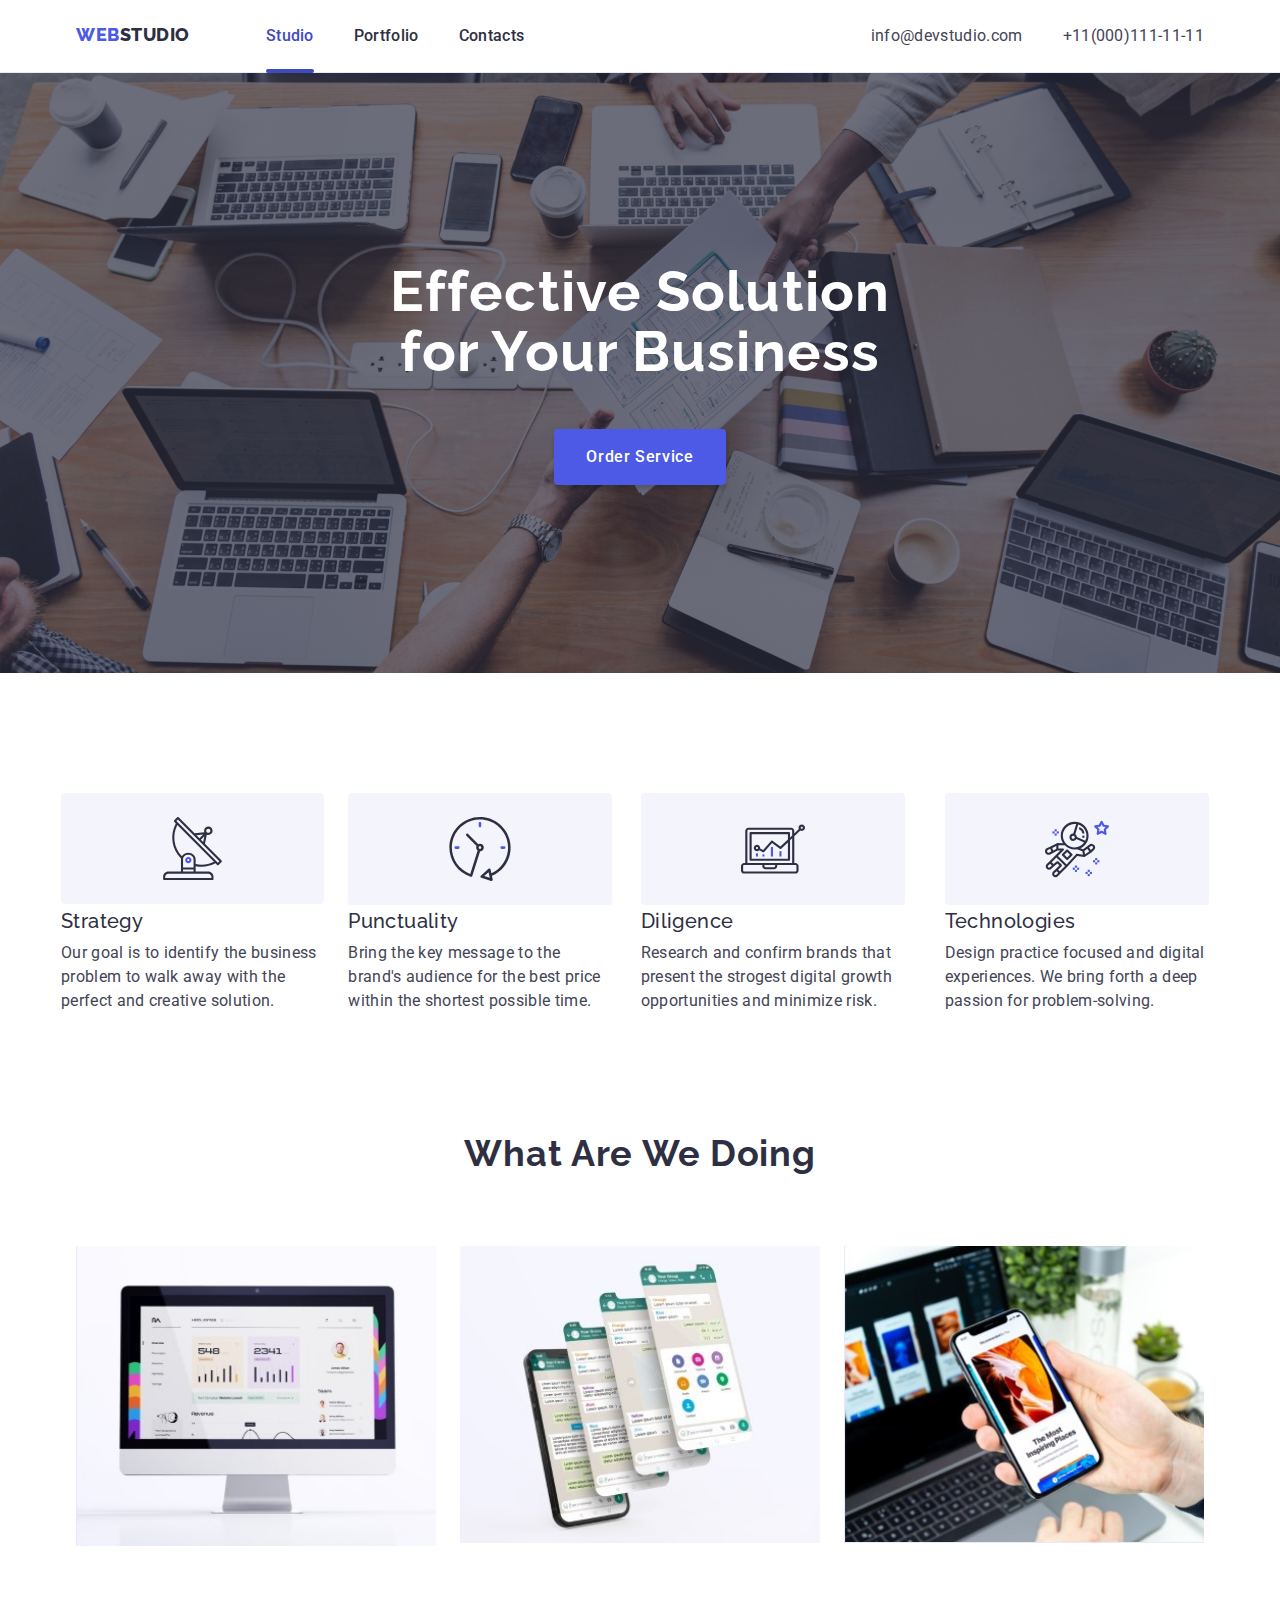
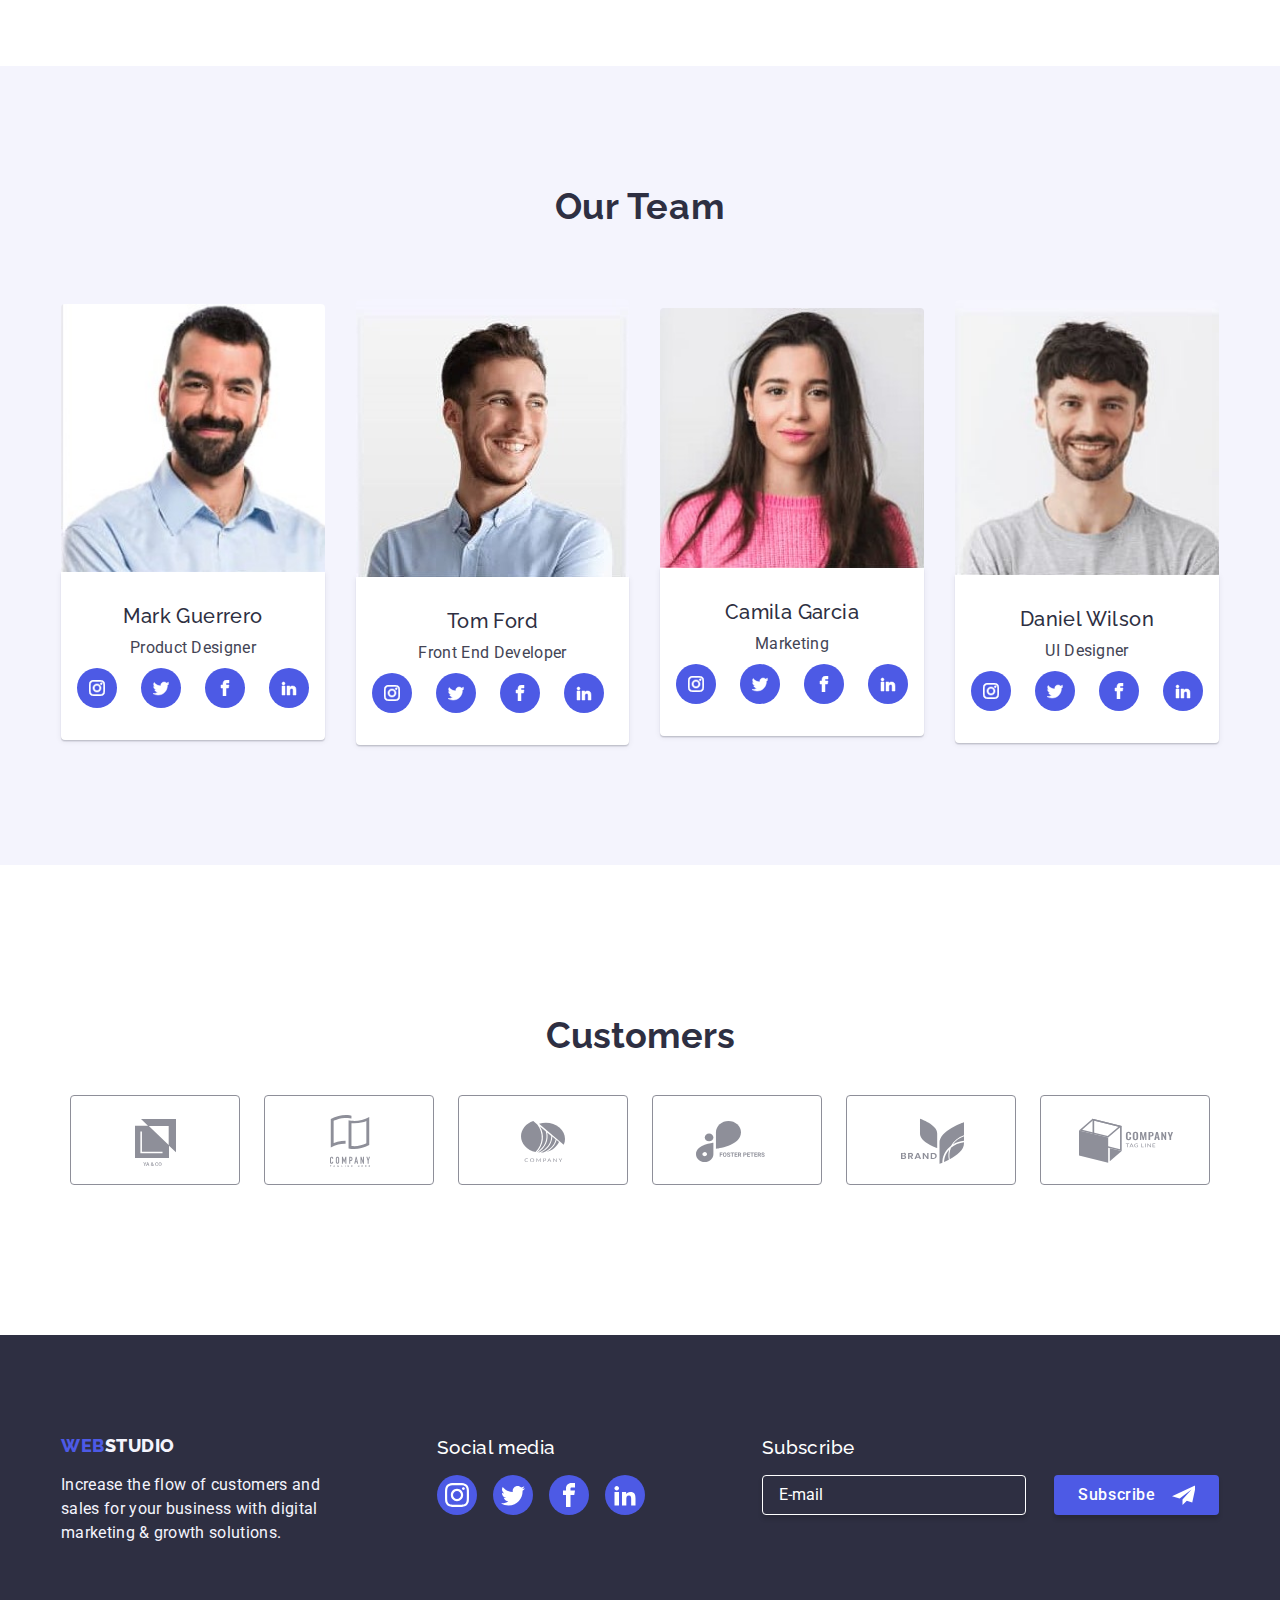
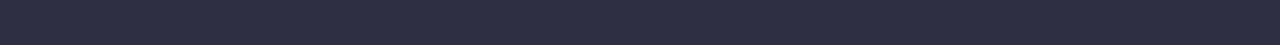
<file: index.html>
<!DOCTYPE html>
<html lang="en">

<head>
    <meta charset="UTF-8">
    <meta name="viewport" content="width=device-width, initial-scale=1.0">
    <title>Homework#6</title>
    <link rel="preconnect" href="https://fonts.googleapis.com">
    <link rel="preconnect" href="https://fonts.gstatic.com" crossorigin>
    <link
        href="https://fonts.googleapis.com/css2?family=Raleway:wght@800&family=Roboto:wght@400;500;700;900&display=swap"
        rel="stylesheet">
    <link rel="preconnect" href="https://fonts.googleapis.com">
    <link rel="preconnect" href="https://fonts.gstatic.com" crossorigin>
    <link
        href="https://fonts.googleapis.com/css2?family=Raleway:wght@800&family=Roboto:wght@400;500;700;900&display=swap"
        rel="stylesheet">
    <link rel="stylesheet" href="https://cdnjs.cloudflare.com/ajax/libs/modern-normalize/1.0.0/modern-normalize.min.css">
    <link rel="stylesheet" href="./css/styles.css">

</head>

<body>
    <!--Header Section-->

    <header class="header">
        <div class="container main-header-container">
            <nav class="nav-menu">
                    <a class="logo" href="/goit-markup-hw-06/index.html" target="_blank"><span class="colored">WEB</span><span
                     class="black">STUDIO</span></a>

                <ul class="nav-list">
                    <li class="nav-list-item"><a class="nav-link active" href="index.html">Studio</a></li>
                    <li class="nav-list-item"><a class="nav-link" href="/goit-markup-hw-06/portfolio.html">Portfolio</a></li>
                    <li class="nav-list-item"><a class="nav-link" href="./index.html">Contacts</a></li>
            </ul>
        </nav>

    <!-- address section-->
        <address class="address">
            <ul class="address-list">
                <li class="adress-list-item"><a class="address-link" href="mailto:info@devstudio.com">info@devstudio.com</a></li>
                <li class="adress-list-item"><a class="address-link" href="tel:+11(000)111-11-11">+11(000)111-11-11</a></li>
            </ul>
        </address>
        </div>
    </header>

    <!--Main Section-->
    
    <main>
        <section class="hero">
            <div class="container section-hero-container">
                <h1 class="hero-heading">Effective Solution<br>for Your Business</h1>
                <button class="hero-button" type="button" data-modal-open> Order Service</button>
            </div>
        </section>

    <!-- ----------------SECTION 1---------------------->

        <section class="features">
            <div class="container section-features-container">
                <h2 hidden>features</h2>
            <ul class="features-list">
                <li class="features-list-img">
                    <div class="features-icon">
                        <img src="images/antenna.svg" width="64" height="64">
                    </div>
                        <h3 class="features-title">Strategy</h3>
                            <p class="features-description">Our goal is to identify the business problem to walk away with the perfect and
                                creative solution.</p>
                    </li>
                <li class="features-list-img">
                    <div class="features-icon">
                        <img src="images/clock.svg" width="64" height="64">
                    </div>
                        <h3 class="features-title">Punctuality</h3>
                            <p class="features-description">Bring the key message to the brand's audience for the best price within the
                                shortest possible time.</p>
                    </li>
                <li class="features-list-img">
                    <div class="features-icon">
                        <img src="images/diagram.svg" width="64" height="64">
                    </div>
                        <h3 class="features-title">Diligence</h3>
                            <p class="features-description">Research and confirm brands that present the strogest digital growth
                                opportunities and minimize risk.</p>
                    </li>
                <li class="features-list-img">
                    <div class="features-icon">
                        <img src="images/astronaut.svg" width="64" height="64">
                    </div>
                        <h3 class="features-title">Technologies</h3>
                            <p class="features-description">Design practice focused and digital experiences. We bring forth a deep passion
                                for problem-solving.</p>
                    </li>
            </ul>
            </div>
        </section>

        <!-- ----------------------SECTION 2------------------------->

        <section class="services">
            <div class="container section-services-container">
                <h2 class="services-title">What are we doing</h2>
                    <ul class="services-list-menu">
                        <li class="services-list-item"><img src="images/img1.jpg" width="360" alt="my computer"></li>
                        <li class="services-list-item"><img src="images/img2.jpg" width="360" alt="my mobiles"></li>
                        <li class="services-list-item"><img src="images/img3.jpg" width="360" alt="my mobile"></li>
                     </ul>
            </div>
        </section>

        <!-- ---------------------------SECTION 3----------------------- -->
        <!-- ---------------------------Team Section-------------------- -->

        <section class="team">
            <div class="container section-team-container">
            <h2 class="team-title">Our Team</h2>
            <ul class="team-list-menu">
                <li class="team-list-item">
                    <img src="images/img4.jpg" alt="Mark">
                <div class="team-item-details">
                    <h3 class="team-name">Mark Guerrero</h3>
                    <p class="team-position">Product Designer</p>
                    <ul class="icons-list">
                        <li class="icons-item">
                            <svg class="icon">
                                <use href="./sprite.svg#icon-instagram"></use>
                                </svg> 
                            </li>
                        <li class="icons-item">
                            <svg class="icon">
                                <use href="./sprite.svg#icon-twitter"></use>
                            </svg>
                        </li>
                        <li class="icons-item">
                            <svg class="icon">
                                <use href="./sprite.svg#icon-facebook"></use>
                            </svg>
                        </li>
                        <li class="icons-item"> 
                            <svg class="icon">
                                <use href="./sprite.svg#icon-linkedin2"></use>
                            </svg>
                        </li>
                    </ul>

                <li class="team-list-item">
                    <img src="images/img5.jpg" alt="Tom">
                <div class="team-item-details">
                    <h3 class="team-name">Tom Ford</h3>
                    <p class="team-position">Front End Developer</p>
                <ul class="icons-list">
                        <li class="icons-item">
                            <svg class="icon">
                                <use href="./sprite.svg#icon-instagram"></use>
                            </svg>
                        </li>
                        <li class="icons-item">
                            <svg class="icon">
                                <use href="./sprite.svg#icon-twitter"></use>
                            </svg>
                        </li>
                        <li class="icons-item">
                            <svg class="icon">
                                <use href="./sprite.svg#icon-facebook"></use>
                            </svg>
                        </li>
                        <li class="icons-item">
                            <svg class="icon">
                                <use href="./sprite.svg#icon-linkedin2"></use>
                            </svg>
                        </li>
                    </ul>

                <li class="team-list-item">
                    <img src="images/img6.jpg" alt="Camela">
                <div class="team-item-details">
                    <h3 class="team-name">Camila Garcia</h3>
                    <p class="team-position">Marketing</p>
                <ul class="icons-list">
                        <li class="icons-item">
                            <svg class="icon">
                                <use href="./sprite.svg#icon-instagram"></use>
                            </svg>
                        </li>
                        <li class="icons-item">
                            <svg class="icon">
                                <use href="./sprite.svg#icon-twitter"></use>
                            </svg>
                        </li>
                        <li class="icons-item">
                            <svg class="icon">
                                <use href="./sprite.svg#icon-facebook"></use>
                            </svg>
                        </li>
                        <li class="icons-item">
                            <svg class="icon">
                                <use href="./sprite.svg#icon-linkedin2"></use>
                            </svg>
                        </li>
                    </ul>

                <li class="team-list-item">
                    <img src="images/img7.jpg" alt="Daniel">
                <div class="team-item-details">
                    <h3 class="team-name">Daniel Wilson</h3>
                    <p class="team-position">UI Designer</p>
                <ul class="icons-list">
                        <li class="icons-item">
                            <svg class="icon">
                                <use href="./sprite.svg#icon-instagram"></use>
                            </svg>
                        </li>
                        <li class="icons-item">
                            <svg class="icon">
                                <use href="./sprite.svg#icon-twitter"></use>
                            </svg>
                        </li>
                        <li class="icons-item">
                            <svg class="icon">
                                <use href="./sprite.svg#icon-facebook"></use>
                            </svg>
                        </li>
                        <li class="icons-item">
                            <svg class="icon">
                                <use href="./sprite.svg#icon-linkedin2"></use>
                            </svg>
                        </li>
                    
                    </ul>
            </div>
        </section>

        <!-- ------------------------SECTION 4----------------------- -->
        <!-- -----------------------------CUSTOMER SECTION------------------- -->

         <section class="customer-section">
                <div class="customer-container">
                <h2 class="client-title">Customers</h2>
                <ul class="client-items">
                    <li class="client-logo">
                        <a class="client-logo-link">
                            <svg class="logo-link">
                                <use href="./sprite.svg#logo-1"></use>
                            </svg>
                        </a>
                    </li>

                    <li class="client-logo">
                        <a class="client-logo-link">
                            <svg class="logo-link">
                                <use href="./sprite.svg#logo-2"></use>
                            </svg>
                        </a>
                    </li>

                    <li class="client-logo">
                        <a class="client-logo-link">
                            <svg class="logo-link">
                                <use href="./sprite.svg#logo-3"></use>
                            </svg>
                        </a>
                    </li>

                    <li class="client-logo">
                        <a class="client-logo-link">
                            <svg class="logo-link">
                                <use href="./sprite.svg#logo-4"></use>
                            </svg>
                        </a>
                    </li>

                    <li class="client-logo">
                        <a class="client-logo-link">
                            <svg class="logo-link">
                                <use href="./sprite.svg#logo-5"></use>
                            </svg>
                        </a>
                    </li>
   
                    <li class="client-logo">
                        <a class="client-logo-link">
                            <svg class="logo-link">
                                <use href="./sprite.svg#logo-6"></use>
                            </svg>
                        </a>
                    </li>      
                </ul>
            </div>
        </section>

    </main>

    <!-------------------Footer Section--------------------->

    <footer>
        <section class="container footer-section">
            <div class= "footer-items">
                <a class="footer-logo" href="/goit-markup-hw-06/index.html" target="_blank"><span class="colored">WEB</span><span class="white">STUDIO</span></a>
                <p class="footer-description">Increase the flow of customers and<br>
                    sales for your business with digital<br>
                    marketing & growth solutions.</p>
            </div>

              <div class="social-icon">
                <h3 class="media-link">Social media</h3>
                <ul class="footer-icons-item">
                    <li class="footer-icons-list">
                        <svg class="footer-icons-link">
                            <use href="./sprite.svg#icon-instagram"></use>
                        </svg>
                    </li>

                    <li class="footer-icons-list">
                        <svg class="footer-icons-link">
                            <use href="./sprite.svg#icon-twitter"></use>
                        </svg>
                    </li>

                    <li class="footer-icons-list">
                        <svg class="footer-icons-link">
                            <use href="./sprite.svg#icon-facebook"></use>
                        </svg>
                    </li>
    
                    <li class="footer-icons-list">
                        <svg class="footer-icons-link">
                            <use href="./sprite.svg#icon-linkedin2"></use>
                        </svg>
                    </li>
                 </ul>
                </div>

                <div class="footer-forms">
                    <h3>Subscribe</h3>
                    <form class="footer-forms-box">
                        <label for="footer-forms-email">
                        <input type="email" name="footer-forms-email" placeholder="E-mail" required>
                            <button type="submit" class="subscribe-button">Subscribe
                                <svg>
                                    <use href="./sprite.svg#Frame"></use>
                                </svg>
                            </button>  
                        </label>
                    </form>
                </div>
                        
            </section>
    </footer>

    <div class="modal is-hidden" data-modal>
        <div class="modal-content">
            <h4 class="user-heading">Leave your contacts and we will call you back</h4>
            <form class="modal-form">
                <label class="modal-label" for="modal-form-name">
                    <span class="modal-span">Name</span>
                    <input class="modal-input" type="text" name="modal-form-name" required>
                    <svg width="18" height="18">
                        <use href="./sprite.svg#icon-name"></use> 
                    </svg>
                </label>

                <label class="modal-label" for="modal-form-phone">
                    <span class="modal-span">Phone</span>
                    <input class="modal-input" type="tel" name="modal-form-phone" required>
                    <svg width="18" height="18">
                        <use href="./sprite.svg#icon-phone"></use>
                    </svg>
                </label>

                <label class="modal-label" for="modal-form-email">
                    <span class="modal-span">Email</span>
                    <input class="modal-input" type="e-mail" name="modal-form-email" required>
                    <svg width="18" height="18">
                        <use href="./sprite.svg#icon-email"></use>
                    </svg>
                </label>

                <label class="modal-label" for="modal-form-comments">
                    <span class="modal-span">Comment</span>
                <textarea name="comments" rows="8" placeholder="Text input"></textarea>
                </label>

                <label class="modal-label-checkbox">
                    <input class="modal-input-checkbox" type="checkbox" name="agree" required>
                    <svg class="modal-icon-checkmark">
                        <use href="./sprite.svg#icon-checkmark"></use>
                    </svg>
                    I accept the terms and conditions of the 
                    <a href="#">Privacy Policy</a>
                </label>

            <div class="modal-buton">
                <button class="submit-button" type="submit">Send</button>
            </div>
            </form>

            <button class="modal-close" data-modal-close>
               <svg width="8" height="8">
                    <use href="./sprite.svg#close-black"></use>
               </svg>
            </button>
        </div>
    </div>
    <script src="js/modal.js"></script>
</body>

</html>
</file>
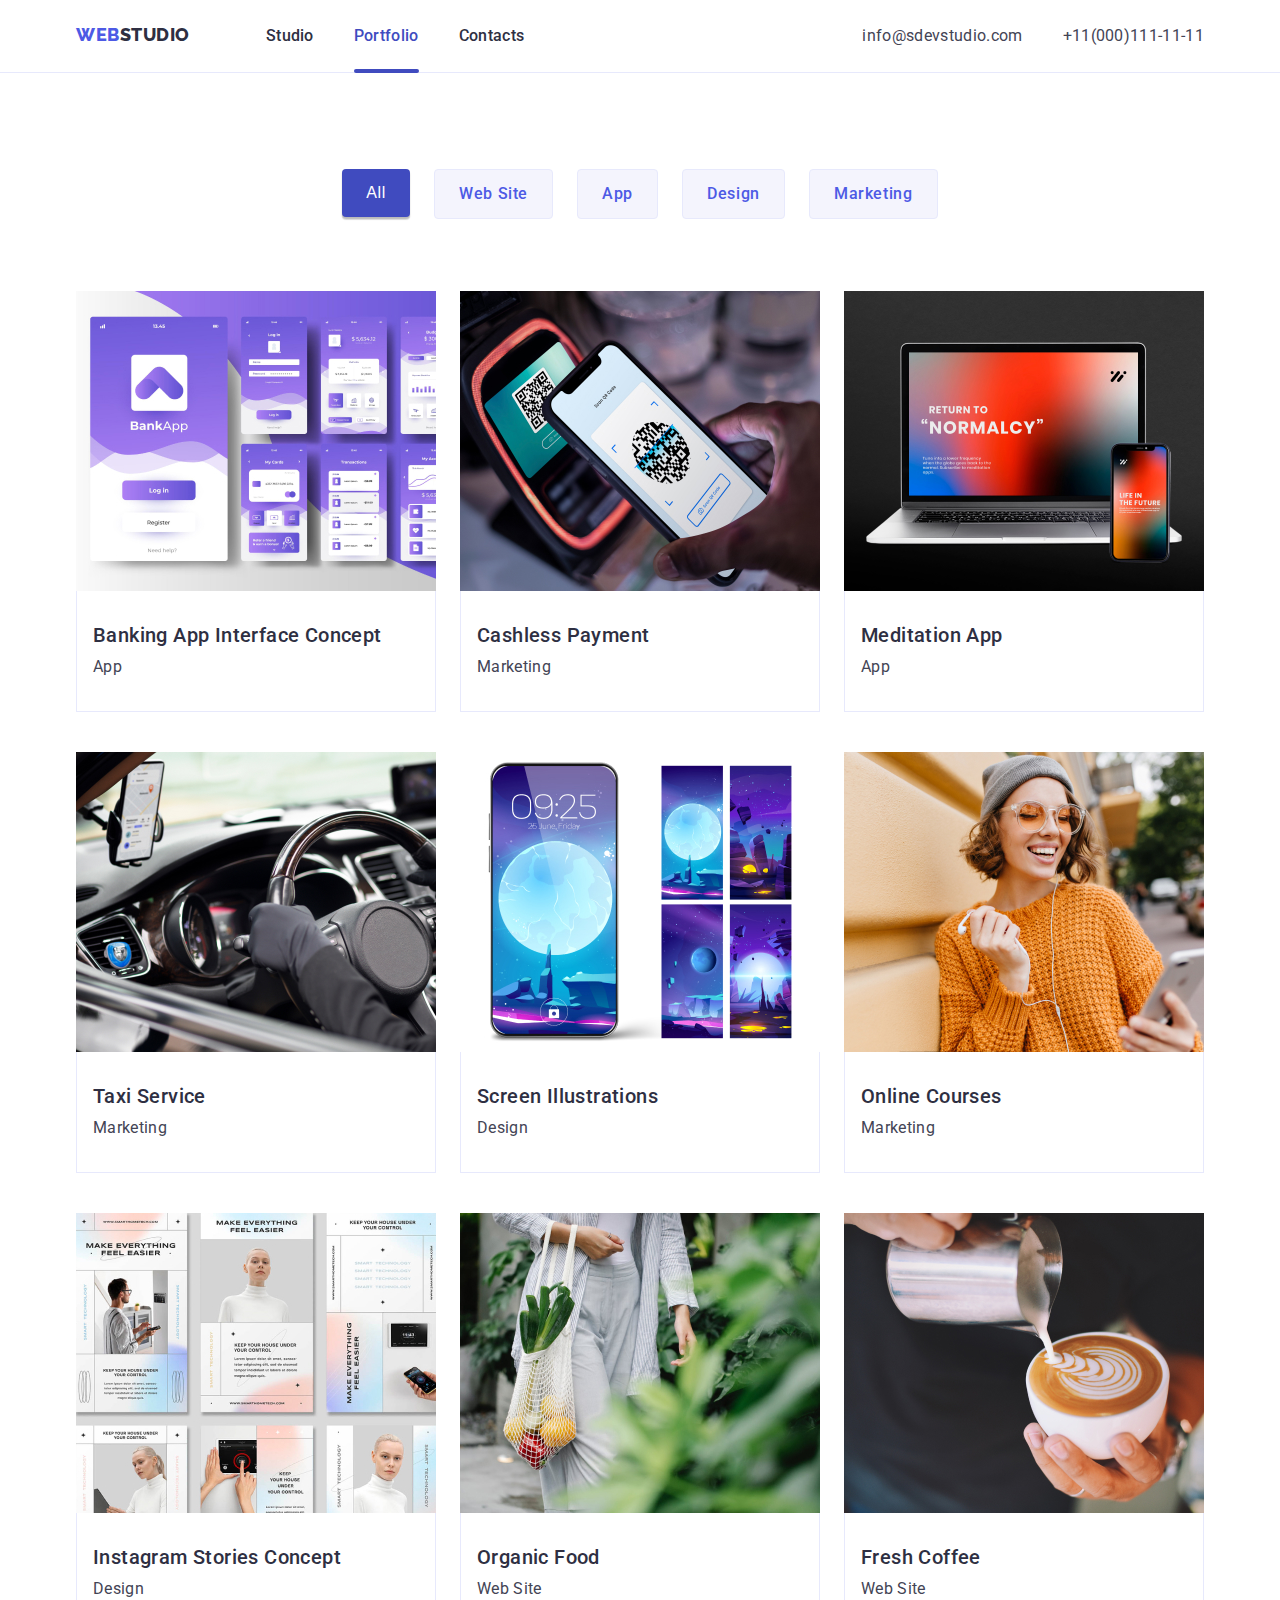
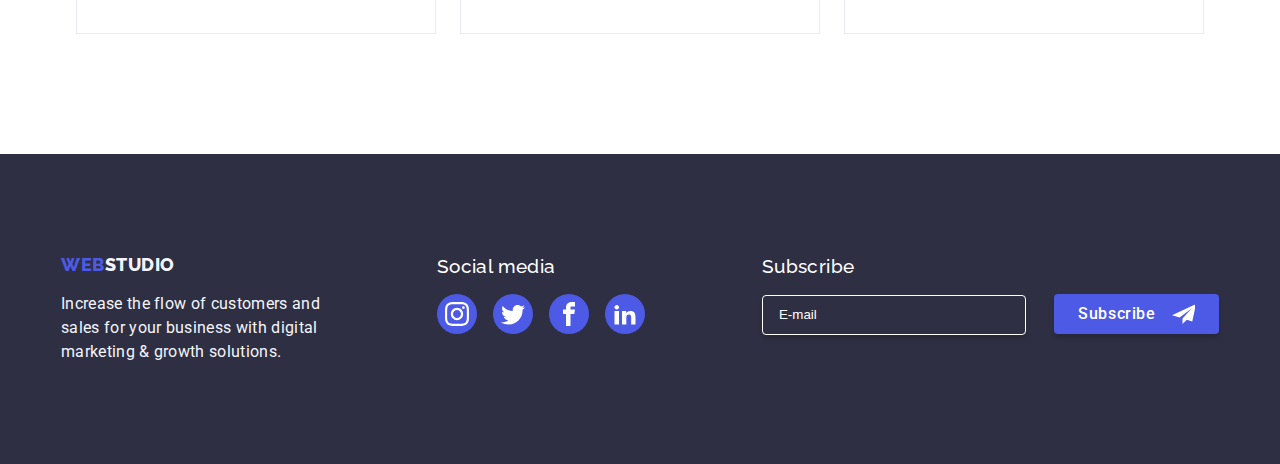
<file: portfolio.html>
<!DOCTYPE html>
<html lang="en">

<head>
    <meta charset="UTF-8">
    <meta name="viewport" content="width=device-width, initial-scale=1.0">
    <title>Homework#6</title>
    <link rel="preconnect" href="https://fonts.googleapis.com">
    <link rel="preconnect" href="https://fonts.gstatic.com" crossorigin>
    <link
        href="https://fonts.googleapis.com/css2?family=Raleway:wght@800&family=Roboto:wght@400;500;700;900&display=swap"
        rel="stylesheet">
    <link rel="preconnect" href="https://fonts.googleapis.com">
    <link rel="preconnect" href="https://fonts.gstatic.com" crossorigin>
    <link
        href="https://fonts.googleapis.com/css2?family=Raleway:wght@800&family=Roboto:wght@400;500;700;900&display=swap"
        rel="stylesheet">
    <link rel="stylesheet" href="./css/styles.css">
</head>

<body>
    <!--header section-->

    <header class="header">
        <div class="container main-header-container">
            <nav class="nav-menu">
                <a class="logo" href="/goit-markup-hw-06/portfolio.html" target="_blank"><span class="colored">WEB</span><span
                    class="black">STUDIO</span></a>

            <ul class="nav-list">
                <li class="nav-list-item"><a class="nav-link" href="./index.html">Studio</a></li>
                <li class="nav-list-item"><a class="nav-link active" href="./portfolio.html">Portfolio</a></li>
                <li class="nav-list-item"><a class="nav-link" href="./portfolio.html">Contacts</a></li>
            </ul>
        </nav>

    <!-----------address section---------->

        <address class="address">
            <ul class="address-list">
                <li><a class="address-link" href="mailto:info@devstudio.com">info@sdevstudio.com</a></li>
                <li><a class="address-link" href="tel:+11(000)111-11-11">+11(000)111-11-11</a></li>
            </ul>
        </address>
        </div>
    </header> 

    <!--Link Button-->

    <main>
        <section class="section-portfolio">
            <div class=" container section-portfolio-container">
            <ul class="portfolio-button-list">
                <li class="portfolio-link"><button class="blue" type="button">All</button></li>
                <li class="portfolio-link"><button class="portfolio-button" type="button">Web Site</button></li>
                <li class="portfolio-link"><button class="portfolio-button" type="button">App</button></li>
                <li class="portfolio-link"><button class="portfolio-button" type="button">Design</button></li>
                <li class="portfolio-link"><button class="portfolio-button" type="button">Marketing</button></li>
            </ul>
            </div>
        </section>
        
        <!--images-->
        <section class="project-card1">
            <div class="container project-card1-container">
            <ul class="project-list-item">
                <li class="project-links-item">
                    <figure class="project-card-figure">
                        <img src="images/img8.jpg" width="360" alt="banking">
                        <figcaption>
                            Lorem ipsum dolor sit amet consectetur adipisicing elit.<br>Provident cumque modi illum quia accusamuss!
                        </figcaption>
                    </figure>
                    <div class="project-details">
                    <p class="project-title">Banking App Interface Concept<p>
                    <p class="project-description">App</p>
                    </div>
                </li>
                <li class="project-links-item">
                    <figure class="project-card-figure">
                         <img src="images/img9.jpg" width="360" alt="cashless">
                        <figcaption>
                            Lorem ipsum dolor sit amet consectetur adipisicing elit.<br>Provident cumque modi illum quia accusamuss!
                        </figcaption>
                    </figure>
                    <div class="project-details">
                    <p class="project-title">Cashless Payment
                    <p class="project-description">Marketing</p>
                    <div>
                </li>
                <li class="project-links-item">
                    <figure class="project-card-figure">
                        <img src="images/img10.jpg" width="360" alt="meditation">
                        <figcaption>
                            Lorem ipsum dolor sit amet consectetur adipisicing elit.<br>Provident cumque modi illum quia accusamuss!
                        </figcaption>
                    </figure>
                    <div class="project-details">
                    <p class="project-title">Meditation App</p>
                    <p class="project-description">App</p>
                </div>
            </li>

                <li class="project-links-item">
                    <figure class="project-card-figure">
                        <img src="images/img11.jpg" width="360" alt="taxi">
                        <figcaption>
                            Lorem ipsum dolor sit amet consectetur adipisicing elit.<br>Provident cumque modi illum quia accusamuss!
                        </figcaption>
                    </figure>
                    <div class="project-details">
                    <p class="project-title">Taxi Service</p>
                    <p class="project-description">Marketing</p>
                </div>
            </li>
                <li class="project-links-item">
                    <figure class="project-card-figure">
                        <img src="images/img12.jpg" width="360" alt="screen">
                        <figcaption>
                            Lorem ipsum dolor sit amet consectetur adipisicing elit.<br>Provident cumque modi illum quia accusamuss!
                        </figcaption>
                    </figure>
                    <div class="project-details">
                    <p class="project-title">Screen Illustrations</p>
                    <p class="project-description">Design</p>
                </div>
            </li>
                <li class="project-links-item">
                    <figure class="project-card-figure">
                        <img src="images/img13.jpg" width="360" alt="online">
                        <figcaption>
                            Lorem ipsum dolor sit amet consectetur adipisicing elit.<br>Provident cumque modi illum quia accusamuss!
                        </figcaption>
                    </figure>
                    <div class="project-details">
                    <p class="project-title">Online Courses</p>
                    <p class="project-description">Marketing</p>
                </div>
            </li>
                <li class="project-links-item">
                    <figure class="project-card-figure">
                        <img src="images/img14.jpg" width="360" alt="instagram">
                        <figcaption>
                            Lorem ipsum dolor sit amet consectetur adipisicing elit.<br>Provident cumque modi illum quia accusamuss!
                        </figcaption>
                    </figure>
                    <div class="project-details">
                    <p class="project-title">Instagram Stories Concept</p>
                    <p class="project-description">Design</p>
                </div>
            </li>
                <li class="project-links-item">
                    <figure class="project-card-figure">
                        <img src="images/img15.jpg" width="360" alt="organic">
                        <figcaption>
                            Lorem ipsum dolor sit amet consectetur adipisicing elit.<br>Provident cumque modi illum quia accusamuss!
                        </figcaption>
                    </figure>
                    <div class="project-details">
                    <p class="project-title">Organic Food</p>
                    <p class="project-description">Web Site</p>
                </div>
            </li>
                <li class="project-links-item">
                    <figure class="project-card-figure">
                        <img src="images/img16.jpg" width="360" alt="coffee">
                        <figcaption>
                            Lorem ipsum dolor sit amet consectetur adipisicing elit.<br>Provident cumque modi illum quia accusamuss!
                        </figcaption>
                    </figure>
                    <div class="project-details">
                    <p class="project-title">Fresh Coffee</p>
                    <p class="project-description">Web Site</p>
                    </div>
                </li>
            </ul>
        </section>
    </div>
    </main>

    <!--Footer Section-->

    <footer>
        <section class="container footer-section">
            <div class="footer-items">
                <a class="footer-logo" href="/goit-markup-hw-06/index.html" target="_blank"><span
                        class="colored">WEB</span><span class="white">STUDIO</span></a>
                <p class="footer-description">Increase the flow of customers and<br>
                    sales for your business with digital<br>
                    marketing & growth solutions.</p>
            </div>
    
            <div class="social-icon">   
                <h3 class="media-link">Social media</h3>
                <ul class="footer-icons-item">
                    <li class="footer-icons-list">
                        <svg class="footer-icons-link">
                            <use href="./sprite.svg#icon-instagram"></use>
                        </svg>
                    </li>
            
                    <li class="footer-icons-list">
                        <svg class="footer-icons-link">
                            <use href="./sprite.svg#icon-twitter"></use>
                        </svg>
                    </li>
            
                    <li class="footer-icons-list">
                        <svg class="footer-icons-link">
                            <use href="./sprite.svg#icon-facebook"></use>
                        </svg>
                    </li>
            
                    <li class="footer-icons-list">
                        <svg class="footer-icons-link">
                            <use href="./sprite.svg#icon-linkedin2"></use>
                        </svg>
                    </li>
                </ul>
            </div>

                <div class="footer-forms">
                    <h3>Subscribe</h3>
                    <form class="footer-forms-box">
                        <label for="footer-forms-email">
                            <input type="email" name="footer-forms-email" placeholder="E-mail">
                            <button type="submit" class="subscribe-button">Subscribe
                                <svg>
                                    <use href="./sprite.svg#Frame"></use>
                                </svg>
                            </button>
                        </label>
                    </form>
                </div>
    </footer>
</body>

</html>
</file>
<file: css/styles.css>
* {
    margin: 0;
    padding: 0;
    box-sizing: border-box;
    
}

:root {
    --navy-blue: #2e2f42;
    --slate: #434455;
    --cloud: #f4f4fd;
    --iris: #4d5ae5;
    --orange: #e7791f;
    --ocean: #404bbf;
    --cornflower: #e7e9fc;
    --white: #fff;
    --blue: #0000ff;
    --green: rgba(49, 208, 170, 1);
    --light-slate: rgba(142, 143, 153, 1);
    --dairy: rgba(252, 252, 252, 1);
    --navyblue-modal: rgba(46, 47, 66, 0.4);
    --transition-duration: 250ms;
    --animation-timing-function: cubic-bezier(0.4, 0, 0.2, 1);
}


.figure {
    margin: 0px;
}

body {
    font-family: 'Roboto', sans-serif;
}

img {
    display: block;
    max-width: 100%;
    height: auto;
}

h1,
h2,
h3,
h4,
h5,
h6 {
    margin: 0;
    padding: 0;
    font-family: "Raleway", sans-serif;
}

p { 
    margin: 0;
    padding: 0;
    font-family: "Roboto", sans-serif;
}


ul {
    margin: 0;
    padding: 0;
}


ul {
    list-style-type: none;
}

a {
    text-decoration: none;
    color: inherit;
}
address {
    font-style: normal;
}
.container {
    width: 1158px;
    margin: 0 auto;
}
/* --------------NAVIGATION SECTION---------------- */
.header {
    border-bottom: 1px solid var(--cornflower);
    padding: 24px 0;
    background: var(--white);
}
.main-header-container {
    display: flex;
    padding: 0 15px;
    justify-content: space-between;
}

.nav-menu {
    display: inline-flex;
    column-gap: 76px;
}

.nav-list {
    display: inline-flex;
    column-gap: 40px;
}


.nav-list-item {
    position: relative;
}
.nav-link {
    color: var(--navy-blue);
    font-size: 16px;
    font-weight: 500;
    line-height: 24px;
    letter-spacing: 0.32px;
    transition: color var(--transition-duration) var(--animation-timing-function);
}

.nav-link::after {
    content: '';
    height: 4px;
    background-color: var(--ocean);
    border-radius: 2px;
    position: absolute;
    left: 0;
    width: 0%;
    bottom: -25px;
    transition: width var(--transition-duration) var(--animation-timing-function);
}

.nav-list-item:hover .nav-link {
    color: var(--ocean);
    width: 100%;
}

.nav-list-item:hover .nav-link:after {
    width: 100%;
}

.nav-link.active {
    color: var(--ocean);
}

.nav-link.active:after {
    color: var(--ocean);
    width: 100%;
}


.address-list {
    display: flex;
    column-gap: 40px;
    /* position: relative; */
    margin-left: 332px;
}


.address-link {
    color: var(--slate);
    font-size: 16px;
    line-height: 24px;
    letter-spacing: 0.32px;
    transition: color var(--transition-duration) var(--animation-timing-function);
}  

.address-link:hover {
    color: var(--ocean);
}
   
/* -----------------HERO SECTION-------------------- */


.hero { 
    padding: 188px 0;
    background-image: linear-gradient(rgba(46,47,66,0.7),rgba(46,47,66,0.7)), url(../images/people-office.jpg);
    background-size: cover;
    background-position: center;
    position: relative;
}

.hero-heading {
    font-size: 56px;
    line-height: 60px;
    letter-spacing: 1.12px;
    color: var(--white);
    display: block;
    text-align: center;
}

.hero-button {
    background-color: var(--iris);
    color: var(--white);
    outline: none;
    border: unset;
    padding: 16px 32px;
    display:block;
    margin: auto;
    margin-top: 48px;
    border-radius: 4px;
    box-shadow: 0px 4px 4px 0px rgba(0, 0, 0, 0.15);
    font-size: 16px;
    font-weight: 500;
    line-height: 24px;
    /* 150% */
    letter-spacing: 0.64px;
    cursor: pointer;   
    font-family: inherit;
    transition: all var(--transition-duration) var(--animation-timing-function);
}

.hero-button:hover {
    background-color: var(--ocean);
}

    /* ----------------Features Section--------------- */

.features-icon {
    background-color: var(--cloud);
    padding: 24px 100px;
    top: 120px;
    border-radius: 4px;
    display: inline-block;
    justify-content: center;
    align-items: center;
}

.features {
    padding: 120px 0px;
}
.features-list {
    display: flex;
    column-gap: 24px;
}
.features-title {
    margin-bottom: 8px;
}
.features-title, .team-name {
    color: var(--navy-blue);
    font-size: 20px;
    font-weight: 500;
    line-height: 24px;
    /* 120% */
    letter-spacing: 0.4px;
    margin-bottom: 8px;
}

.features-description, .team-position {
    color: var(--slate);
    font-size: 16px;
    line-height: 24px;
    /* 150% */
    letter-spacing: 0.32px;
}

    /* ------------Services Section--------------- */

.services {
    padding-bottom: 120px;
}
.services-title {
    margin-bottom: 73px;
}
.services-title, .team-title {
    color: var(--navy-blue);
    text-align: center;
    font-size: 36px;
    line-height: 40px;
    letter-spacing: 0.72px;
    text-transform: capitalize;
}

.services-list-menu {
    display: flex;
    column-gap: 24px;
    justify-content: center;
}

    /* ----------------Team Section------------------ */
.team {
    background-color: var(--cloud);
    padding: 120px 0px;
    width: 100%;
}

.team-list-item:hover {
    box-shadow: 6px 6px 40px 10px rgba(46, 47, 66, 0.16);
    /* transform: translateY(20px); */
    transition: all var(--transition-duration) var(--animation-timing-function);
}

.team-position {
    margin-bottom: 8px;
}

.team-title {
    margin-bottom: 73px;
}   

.team-list-item img {
    width: 100%;
    height: 100%;
    border-radius: 4px 4px 0px 0px;
}

.team-list-menu {
    display: flex;
    column-gap: 24px;
    text-align: center;
    align-items: center;
    justify-content: space-between;

}
.team-item-details {
    padding: 32px 16px;
    border-radius: 0px 0px 4px 4px;
    background: var(--white);
    box-shadow: 0px 2px 1px 0px rgba(46, 47, 66, 0.08), 0px 1px 1px 0px rgba(46, 47, 66, 0.16), 0px 1px 6px 0px rgba(46, 47, 66, 0.08);
}

.icons-item {
    align-items: center;
    padding: 12px;
    display: inline-flex;
    cursor: pointer;
    background-color: var(--iris);
    border-radius: 40px;
    justify-content: center;
    transition: all var(--transition-duration) var(--animation-timing-function);
}

.icons-list {
    display: flex;
    gap:24px;
}

.icon {
    width: 16px;
    height: 16px;
    fill: var(--white);
    stroke-width: 1px;
    stroke:var(--white);
}

.icons-item:hover {
   background-color: var(--ocean);
}

    /* --------------------Client Section-------------------- */

.customer-section {
    width: 100%;
}
    
.customer-section {
    margin: 0 auto;
    padding: 150px 20px;
    text-align: center;   
}

.client-title {
    font-weight: 700; 
    font-size: 36px; 
    line-height: 40px;
    color: var(--navy-blue);
    margin-bottom: 40px;  
}

.client-items {
    display: flex;
    justify-content: center;
    cursor: pointer;
    column-gap: 24px;
}

.client-logo {
    border: solid 1px var(--light-slate);
    border-radius: 4px;
    transition: all var(--transition-duration) var(--animation-timing-function);
    color: var(--light-slate);
}

.client-logo:hover {
    border-color: var(--ocean);
}

.client-logo-link {
    color: var(--light-slate);
}

.logo-link {
    display: block;
    width: 168px;
    height: 88px;
    fill: currentColor;
    padding: 16px 32px;
    transition: fill var(--transition-duration) var(--animation-timing-function);
}

.client-logo:hover .client-logo-link {
    color: var(--ocean);
    transition: color var(--transition-duration) var(--animation-timing-function);
}
    /* -----------------Footer Section------------------- */

.footer-description {
    color: var(--cloud);
    font-size: 16px;
    line-height: 24px;
    letter-spacing: 0.32px;
    margin-top: 17px;  
}

footer {
    background: var(--navy-blue);
}

.footer-section {
    display: flex;
    justify-content: space-between;
    padding: 100px 0;
}

.media-link {
    font-weight: 500;
    line-height: 24px;
    letter-spacing: 0.02em;
    color: var(--white);
    margin-bottom: 16px;
}    

.footer-icons-link {
    width: 24px;
    height: 24px;
    stroke-width: 1px;
    fill: var(--white);
    transition: all var(--transition-duration) var(--animation-timing-function);
}

.footer-icons-list {
    width: 40px;
    height: 40px;
    align-items: center;
    display: flex;
    background-color: var(--iris);
    border-radius: 40px;
    justify-content: center;
    cursor: pointer; 
    transition: all var(--transition-duration) var(--animation-timing-function);

}

.footer-icons-list:hover {
    background-color: var(--green);
}

.footer-icons-item {
    display: flex;
    gap: 16px;
} 

.footer-forms {
   display: block;
}

.footer-forms h3 {
    margin-bottom: 16px;
    color: var(--white);
    font-weight: 500;
    line-height: 24px;
    letter-spacing: 0.02em;
}
.footer-forms-box input {
    width: 264px;
    height: 40px;
    border-radius: 4px;
    border: 1px solid var(--white);
    padding: 8px 16px;
    color: var(--white);
    background: transparent;
    box-shadow: 0px 4px 4px 0px rgba(0, 0, 0, 0.15);
    transition: all var(--transition-duration) var(--animation-timing-function);
}

.footer-forms-box input::placeholder {
    color: var(--white);
    font: 12px;
    line-height: 24px;
}

.subscribe-button {
    background-color: var(--iris);
    color: var(--white);
    border: none;
    width: 165px;
    height: 40px;
    padding: 8px 24px;
    display: inline-flex;
    justify-content: center;
    align-items: center;
    margin-left: 24px;
    border-radius: 4px;
    box-shadow: 0px 4px 4px 0px rgba(0, 0, 0, 0.15);
    font-size: 16px;
    font-weight: 500;
    line-height: 24px;
    letter-spacing: 0.64px;
    cursor: pointer;
    font-family: inherit;
    transition: all var(--transition-duration) var(--animation-timing-function);
}

.subscribe-button svg {
    width: 24px;
    height: 24px;
    margin-left: 16px;
}

.subscribe-button:hover {
    background-color: var(--ocean);
}

    /* ----------WEBSTUDIO LOGO-------------- */

.colored {
    color: var(--iris);
    font-family: Raleway;
    font-size: 18px;
    font-weight: 800;
    line-height: 21px;
    letter-spacing: 0.54px;
    text-transform: uppercase;
}

.black {
    color: var(--navy-blue);
    font-family: Raleway;
    font-size: 18px;
    font-weight: 800;
    line-height: 21px;
    letter-spacing: 0.54px;
    text-transform: uppercase;
}

.white {
    color: var(--cloud);
    font-family: Raleway;
    font-size: 18px;
    font-weight: 800;
    line-height: 21px;
    letter-spacing: 0.54px;
    text-transform: uppercase;
}


    /*------- PORTFOLIO HTML-----*/
.project-card1 {
    padding-bottom: 120px;
}
button {
    cursor: pointer;
}

.section-portfolio {
    padding: 96px 0 72px;
}
.portfolio-button-list {
    display: flex;
    column-gap: 24px;
    justify-content: center;
   
}

.portfolio-button {
    border-radius: 4px;
    border: 1px solid var(--cornflower);
    background: var(--cloud);
    padding: 12px 24px;
    justify-content: center;
    align-items: center;
    display: flex;
    text-align: center;
    color: var(--iris);
    text-align: center;
    font-size: 16px;
    font-weight: 500;
    line-height: 24px;
    letter-spacing: 0.64px;
    font-family: inherit;
    -webkit-transition-duration: 0.4s;
    transition-duration: 0.4s;
    -webkit-transition-property: box-shadow, transform;
    transition-property: box-shadow, transform;

}

.portfolio-button:hover, .portfolio-button:focus, .portfolio-button:active{
    color: var(--white);
    background: var(--ocean);
    border: var(--ocean);
    box-shadow: 0px 2px 2px 0px rgba(0, 0, 0, 0.12), 0px 2px 1px 0px rgba(0, 0, 0, 0.08), 0px 3px 1px 0px rgba(0, 0, 0, 0.10);
    -webkit-transform: scale(1.1);
    transform: scale(1.1);
}

.blue {
    border-radius: 4px;
    background: var(--ocean);
    box-shadow: 0px 2px 2px 0px rgba(0, 0, 0, 0.12), 0px 2px 1px 0px rgba(0, 0, 0, 0.08), 0px 3px 1px 0px rgba(0, 0, 0, 0.10);
    color: var(--white);
    text-align: center;
    align-items: center;
    display: flex;
    justify-content: center;
    padding: 12px 24px;
    outline: none;
    border: unset;
    font-size: 16px;
    font-weight: 500;
    line-height: 24px;
    letter-spacing: 0.64px;
    font-size: inherit;
    -webkit-transition-duration: 0.4s;
    transition-duration: 0.4s;
    -webkit-transition-property: box-shadow, transform;
    transition-property: box-shadow, transform;
}

.blue:hover, .blue:focus, .blue:active {
    background: var(--iris);
    box-shadow: 0px 2px 2px 0px rgba(0, 0, 0, 0.12), 0px 2px 1px 0px rgba(0, 0, 0, 0.08), 0px 3px 1px 0px rgba(0, 0, 0, 0.10);
    -webkit-transform: scale(1.1);
    transform: scale(1.1);

}   

.project-list-item {
    column-gap: 24px;
    row-gap: 40px;
    display: flex;
    align-items: center;
    flex-wrap: wrap;
    justify-content: center;
}

.project-title {
    color: var(--navy-blue);      
    font-size: 20px;
    font-weight: 500;
    letter-spacing: 0.4px;
    line-height: 24px;
    margin-bottom: 8px;
}

.project-description {
    color: var(--slate); 
    font-size: 16px;
    letter-spacing: 0.32px;
    line-height: 24px;
}

.project-details {
    padding: 32px 16px;
    border: 1px solid var(--cornflower);
    border-top: unset;
}

.project-links-item {
    transition: box-shadow var(--transition-duration);
}

.project-links-item:hover {
    box-shadow: 6px 6px 40px 10px rgba(46, 47, 66, 0.16);
    transform: translateY(0);
    backdrop-filter: blur(5px);
    transition: box-shadow var(--transition-duration);
}

.project-card-figure {
    width: 100%;
    height: 300px;
    position: relative;
    overflow: hidden;

}

.project-card-figure img {
    display: block;
    width: 100%;
    height: 100%;
    object-fit: cover;
    object-position: center; 
    
} 

.project-card-figure figcaption {
    position: absolute;
    top: 0;
    left: 0;
    width: 100%;
    height: 100%;
    background: var(--iris);
    border-radius: 4px 4px 0px 0px;
    padding: 0 24px;
    color: var(--white);
    text-align: left;
    display: flex;
    justify-content: flex-start;
    align-items: center;
    line-height: 24px;
    transition: transform var(--transition-duration) var(--animation-timing-function);
    transform: translateY(100%);
    will-change: transform;
} 

.project-links-item:hover figcaption {
    transform: translateY(0);
}

    /* ---------------M O D A L---------------- */

.modal {
    background-color: var(--navyblue-modal);
    position: fixed;
    top: 0px;
    left: 0px;
    width: 100%;
    height: 100%;
    display: flex;
    justify-content: center;
    align-items: center;
    z-index: 999;
    opacity: 1;
    pointer-events: auto;
    transition-property: visibility, opacity, transform;
    transition-duration: var(--animation-timing-function);
    transform: none;

}

.modal.is-hidden {
    visibility: hidden;
    opacity: 0;
    pointer-events: none;
}

.modal.is-hidden .modal-content {
    transform: scale(0.5);
}

.modal-content {
    position: relative;
    width: 408px;
    /* height: 584px; */
    background-color: var(--white);
    box-shadow: 0px 2px 1px 0px rgba(0, 0, 0, 0.14),
                0px 2px 1px 0px rgba(0, 0, 0, 0.12);
    border-radius: 4px;
    transition: transform var(--transition-duration) var(--animation-timing-function);
}

.modal-content {
    padding: 72px 24px 24px;
}

.modal-close {
    display: flex;
    align-items: center;
    justify-content: center;
    background-color: var(--cornflower);
    border-radius: 50px;
    width: 24px;
    height: 24px;
    position: absolute;
    right: 24px;
    top: 24px;
    cursor: pointer;
    border: 1px solid rgba(0, 0, 0, 0.10);
    transition: background-color var(--transition-duration) var(--animation-timing-function), color var(--transition-duration) var(--animation-timing-function), background-color;
}

.modal-close:hover {
    background-color: var(--ocean);
}

.modal-close svg {
    fill: currentColor;
    transition: fill var(--transition-duration) var(--animation-timing-function);
}

.modal-close:hover svg {
    fill: var(--white);
    transition: fill var(--transition-duration) var(--animation-timing-function);
}

.modal-content h4 {
    color: var(--navy-blue);
    font-family: 'Roboto', sans-serif;
    font-size: 16px;
    font-weight: 500;
    line-height: 24px;
    letter-spacing: 0.02em;
    text-align: center;
}


.modal-form {
    margin-top: 16px;
}
.modal-label {
    display: block;
    margin-top: 26px;
    position: relative;
    font-size: 12px;
    line-height: 14px;
    letter-spacing: 0.04em;
    text-align: left;
    color: var(--light-slate);
}

.modal-label:first-child {
    margin-top: 34px;
} 

.modal-input, .modal-form textarea {
    display: block;
    width: 100%;
    margin-top: 8px;
    padding: 8px 16px;
    border: 1px solid var(--navyblue-modal);
    border-radius: 4px;
}

.modal-input:focus, .modal-form textarea:focus
.modal-input:hover, .modal-form textarea:hover {
    border-color: var(--iris);
    outline: 0;
}

.modal-input:focus + svg, .modal-input:hover + svg {
    fill: var(--iris);
}

.modal-input {
    padding-left: 38px;
}
.modal-form textarea {
    resize: none;
    width: 100%;
    height: 120px;
}

.modal-label-checkbox {
    margin-top: 16px;
    display: flex;
    font-size: 12px;
    line-height: 14px;
    letter-spacing: 0.04em;
    text-align: left;
    gap: 4px;
    color: var(--light-slate);
}
    
.modal-input-checkbox {
    appearance: none;
    display: flex;
    width: 0;
    height: 0;
    margin: 0;
    padding: 0;

}

.modal-icon-checkmark {
    height: 15px;
    width: 16px;
    border: 1px solid var(--navyblue-modal);
    border-radius: 2px;
    margin-right: 8px;
    margin-bottom: 1px;
    padding: 2px;
    transition: fill var(--transition-duration) var(--animation-timing-function);
}
.modal-input-checkbox:checked + svg {
    border: 0;
    background-color: var(--ocean);

}

.modal-label-checkbox a {
    text-decoration: underline;
    color: var(--iris);
    transition: color var(--transition-duration) var(--animation-timing-function);
}

.modal-label-checkbox a:hover {
    color: var(--ocean);
}

.modal-span {
    position: absolute;
    bottom: calc(100% + 4px);
}

.modal-label svg {
    position: absolute;
    left: 12px;
    top: 50%;
    transform: translateY(-50%);
}

.submit-button {
    background-color: var(--iris);
    color: var(--white);
    outline: none;
    border: unset;
    padding: 16px 32px;
    display: table;
    margin: auto;
    min-width: 169px;
    align-items: center;
    justify-content: center;
    margin-top: 24px;
    border-radius: 4px;
    box-shadow: 0px 4px 4px 0px rgba(0, 0, 0, 0.15);
    font-size: 16px;
    font-weight: 500;
    line-height: 24px;
    letter-spacing: 0.64px;
    cursor: pointer;
    font-family: inherit;
    transition: all var(--transition-duration) var(--animation-timing-function);
}
.submit-button:hover {
    background-color: var(--ocean);
}
</file>
